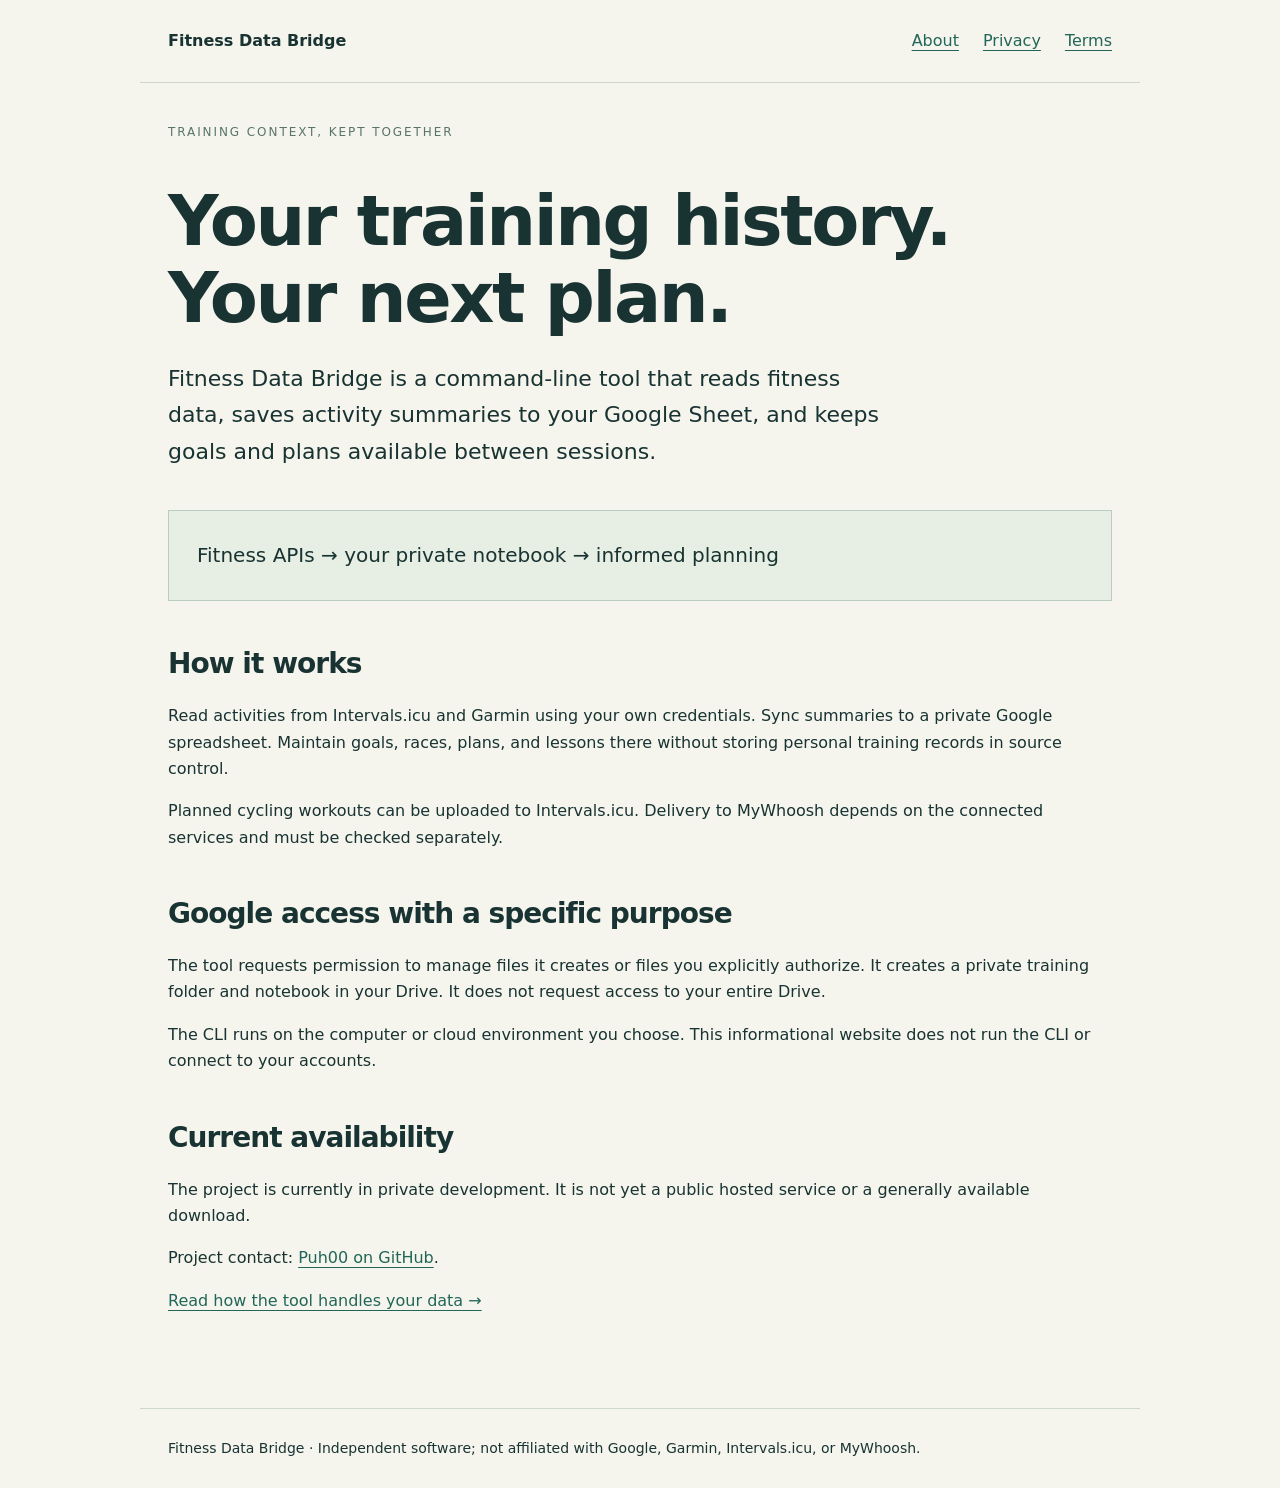
<file: index.html>
<!doctype html><html lang="en"><meta charset="utf-8"><meta name="viewport" content="width=device-width,initial-scale=1"><title>Fitness Data Bridge</title><meta name="description" content="A command-line tool for connected training data and persistent training context."><link rel="stylesheet" href="style.css"><header><strong>Fitness Data Bridge</strong><nav aria-label="Main"><a href="index.html">About</a><a href="privacy.html">Privacy</a><a href="terms.html">Terms</a></nav></header><main><p class="eyebrow">Training context, kept together</p><h1>Your training history.<br>Your next plan.</h1><p class="intro">Fitness Data Bridge is a command-line tool that reads fitness data, saves activity summaries to your Google Sheet, and keeps goals and plans available between sessions.</p><div class="flow">Fitness APIs → your private notebook → informed planning</div><h2>How it works</h2><p>Read activities from Intervals.icu and Garmin using your own credentials. Sync summaries to a private Google spreadsheet. Maintain goals, races, plans, and lessons there without storing personal training records in source control.</p><p>Planned cycling workouts can be uploaded to Intervals.icu. Delivery to MyWhoosh depends on the connected services and must be checked separately.</p><h2>Google access with a specific purpose</h2><p>The tool requests permission to manage files it creates or files you explicitly authorize. It creates a private training folder and notebook in your Drive. It does not request access to your entire Drive.</p><p>The CLI runs on the computer or cloud environment you choose. This informational website does not run the CLI or connect to your accounts.</p><h2>Current availability</h2><p>The project is currently in private development. It is not yet a public hosted service or a generally available download.</p><p>Project contact: <a href="https://github.com/Puh00">Puh00 on GitHub</a>.</p><p><a href="privacy.html">Read how the tool handles your data →</a></p></main><footer>Fitness Data Bridge · Independent software; not affiliated with Google, Garmin, Intervals.icu, or MyWhoosh.</footer></html>
</file>
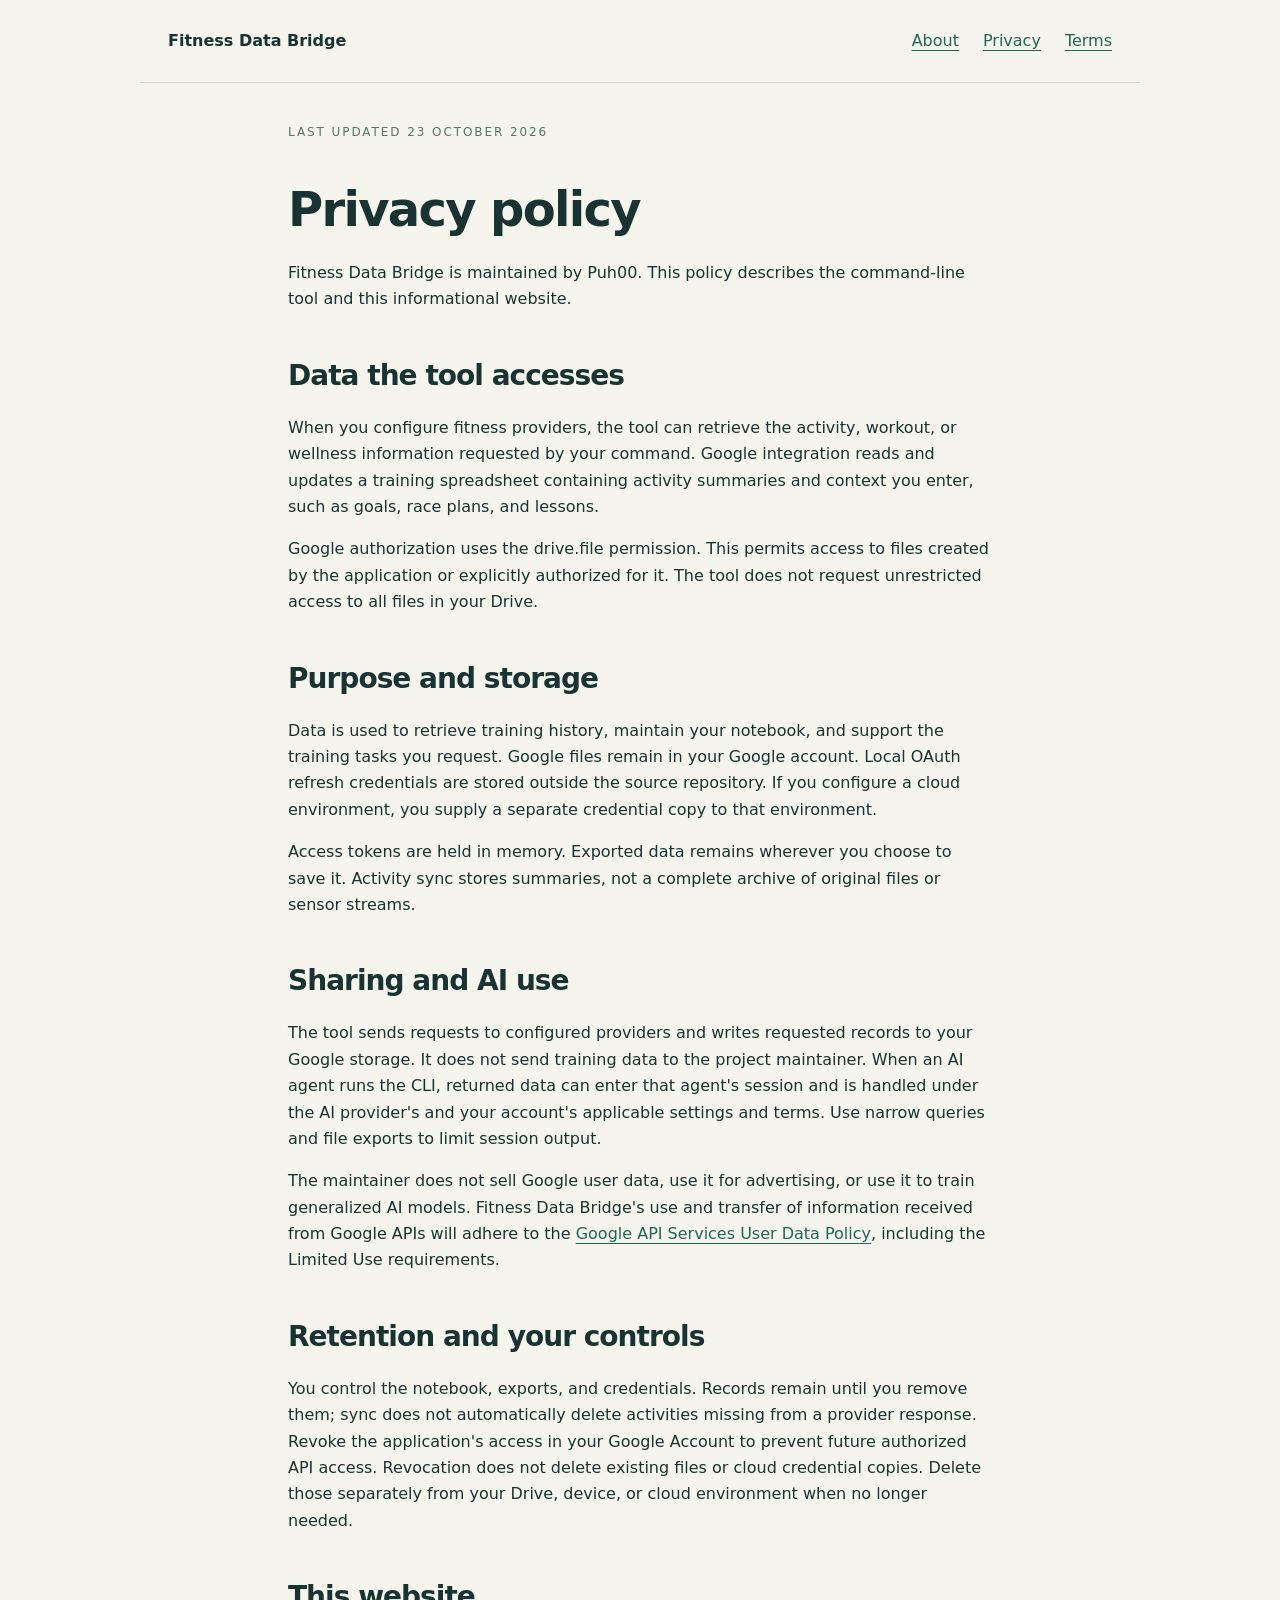
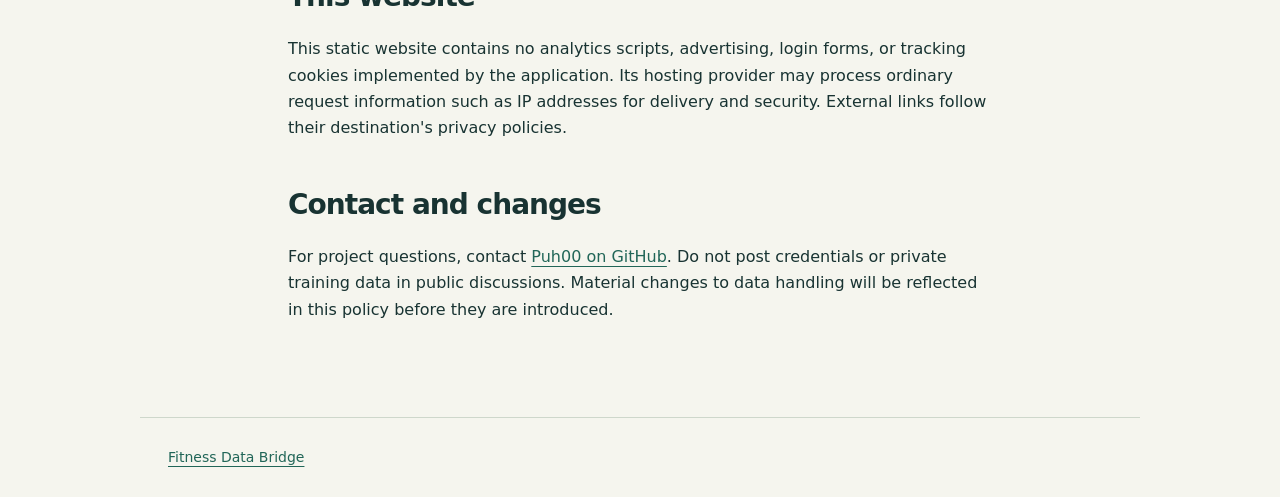
<file: privacy.html>
<!doctype html><html lang="en"><meta charset="utf-8"><meta name="viewport" content="width=device-width,initial-scale=1"><title>Privacy · Fitness Data Bridge</title><link rel="stylesheet" href="style.css"><header><strong>Fitness Data Bridge</strong><nav aria-label="Main"><a href="index.html">About</a><a href="privacy.html">Privacy</a><a href="terms.html">Terms</a></nav></header><main class="legal"><p class="eyebrow">Last updated 23 October 2026</p><h1>Privacy policy</h1><p>Fitness Data Bridge is maintained by Puh00. This policy describes the command-line tool and this informational website.</p><h2>Data the tool accesses</h2><p>When you configure fitness providers, the tool can retrieve the activity, workout, or wellness information requested by your command. Google integration reads and updates a training spreadsheet containing activity summaries and context you enter, such as goals, race plans, and lessons.</p><p>Google authorization uses the drive.file permission. This permits access to files created by the application or explicitly authorized for it. The tool does not request unrestricted access to all files in your Drive.</p><h2>Purpose and storage</h2><p>Data is used to retrieve training history, maintain your notebook, and support the training tasks you request. Google files remain in your Google account. Local OAuth refresh credentials are stored outside the source repository. If you configure a cloud environment, you supply a separate credential copy to that environment.</p><p>Access tokens are held in memory. Exported data remains wherever you choose to save it. Activity sync stores summaries, not a complete archive of original files or sensor streams.</p><h2>Sharing and AI use</h2><p>The tool sends requests to configured providers and writes requested records to your Google storage. It does not send training data to the project maintainer. When an AI agent runs the CLI, returned data can enter that agent's session and is handled under the AI provider's and your account's applicable settings and terms. Use narrow queries and file exports to limit session output.</p><p>The maintainer does not sell Google user data, use it for advertising, or use it to train generalized AI models. Fitness Data Bridge's use and transfer of information received from Google APIs will adhere to the <a href="https://developers.google.com/terms/api-services-user-data-policy">Google API Services User Data Policy</a>, including the Limited Use requirements.</p><h2>Retention and your controls</h2><p>You control the notebook, exports, and credentials. Records remain until you remove them; sync does not automatically delete activities missing from a provider response. Revoke the application's access in your Google Account to prevent future authorized API access. Revocation does not delete existing files or cloud credential copies. Delete those separately from your Drive, device, or cloud environment when no longer needed.</p><h2>This website</h2><p>This static website contains no analytics scripts, advertising, login forms, or tracking cookies implemented by the application. Its hosting provider may process ordinary request information such as IP addresses for delivery and security. External links follow their destination's privacy policies.</p><h2>Contact and changes</h2><p>For project questions, contact <a href="https://github.com/Puh00">Puh00 on GitHub</a>. Do not post credentials or private training data in public discussions. Material changes to data handling will be reflected in this policy before they are introduced.</p></main><footer><a href="index.html">Fitness Data Bridge</a></footer></html>
</file>
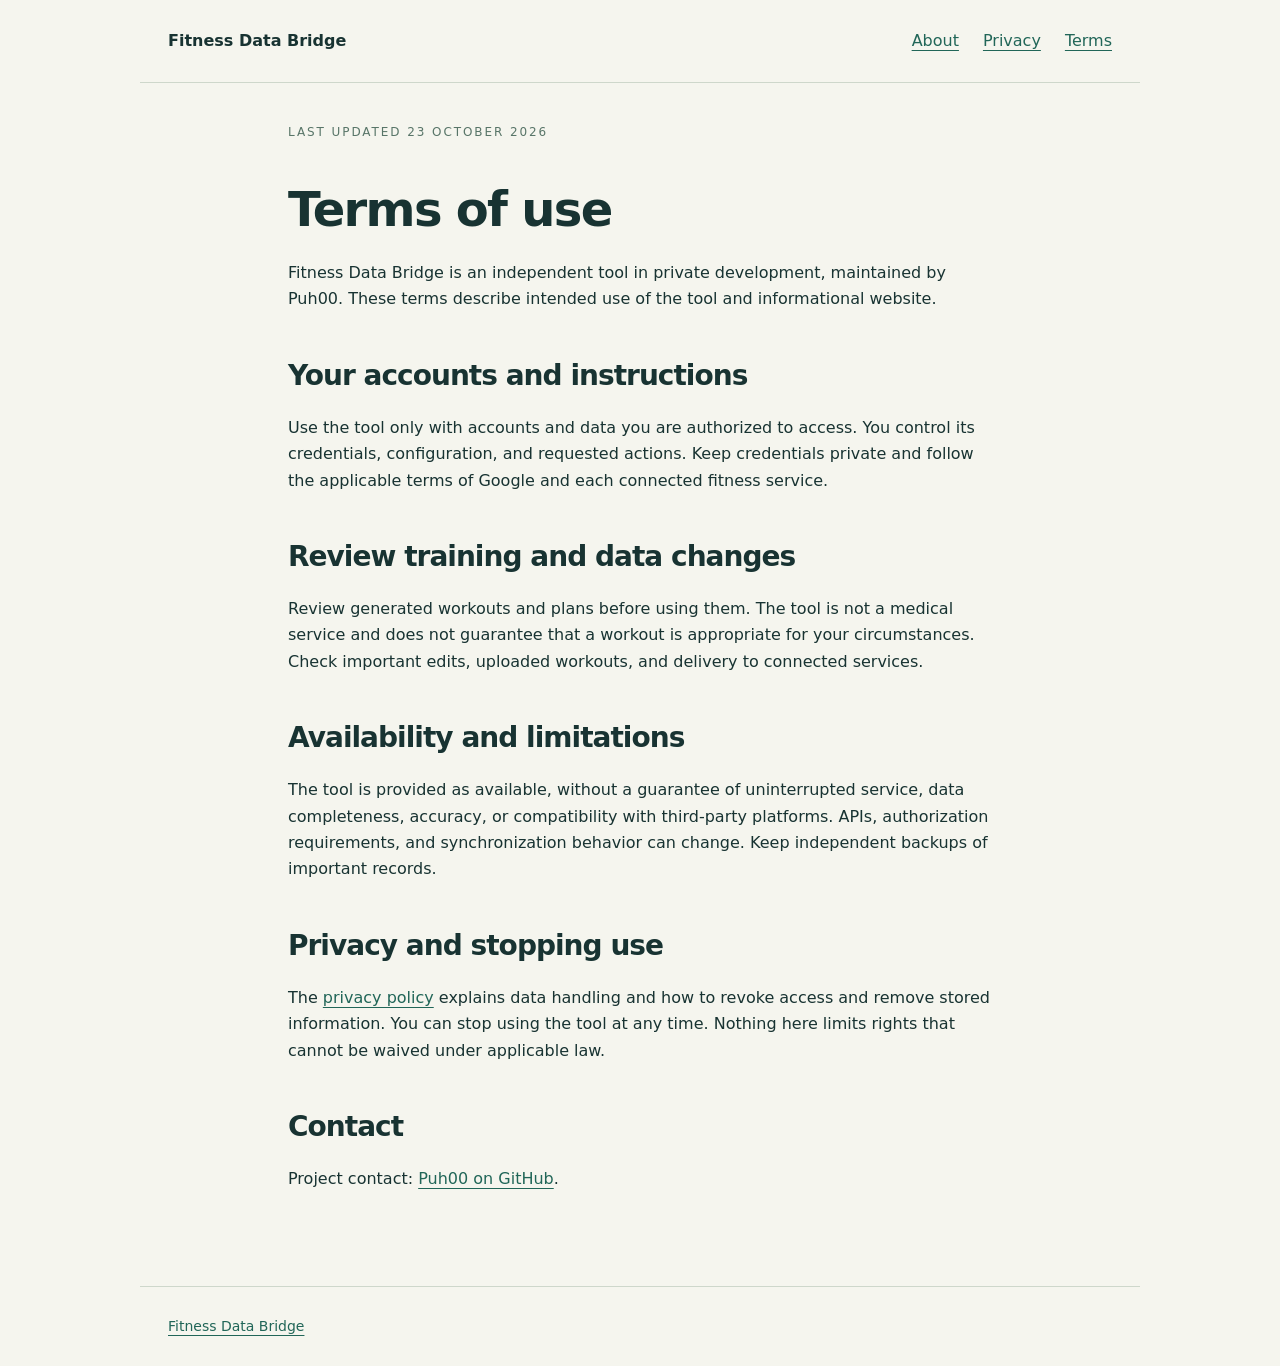
<file: terms.html>
<!doctype html><html lang="en"><meta charset="utf-8"><meta name="viewport" content="width=device-width,initial-scale=1"><title>Terms · Fitness Data Bridge</title><link rel="stylesheet" href="style.css"><header><strong>Fitness Data Bridge</strong><nav aria-label="Main"><a href="index.html">About</a><a href="privacy.html">Privacy</a><a href="terms.html">Terms</a></nav></header><main class="legal"><p class="eyebrow">Last updated 23 October 2026</p><h1>Terms of use</h1><p>Fitness Data Bridge is an independent tool in private development, maintained by Puh00. These terms describe intended use of the tool and informational website.</p><h2>Your accounts and instructions</h2><p>Use the tool only with accounts and data you are authorized to access. You control its credentials, configuration, and requested actions. Keep credentials private and follow the applicable terms of Google and each connected fitness service.</p><h2>Review training and data changes</h2><p>Review generated workouts and plans before using them. The tool is not a medical service and does not guarantee that a workout is appropriate for your circumstances. Check important edits, uploaded workouts, and delivery to connected services.</p><h2>Availability and limitations</h2><p>The tool is provided as available, without a guarantee of uninterrupted service, data completeness, accuracy, or compatibility with third-party platforms. APIs, authorization requirements, and synchronization behavior can change. Keep independent backups of important records.</p><h2>Privacy and stopping use</h2><p>The <a href="privacy.html">privacy policy</a> explains data handling and how to revoke access and remove stored information. You can stop using the tool at any time. Nothing here limits rights that cannot be waived under applicable law.</p><h2>Contact</h2><p>Project contact: <a href="https://github.com/Puh00">Puh00 on GitHub</a>.</p></main><footer><a href="index.html">Fitness Data Bridge</a></footer></html>
</file>
<file: style.css>
:root{font-family:system-ui,sans-serif;color:#183332;background:#f5f5ee;line-height:1.65}*{box-sizing:border-box}body{margin:0}header,main,footer{max-width:1000px;margin:auto;padding:28px}header{display:flex;justify-content:space-between;align-items:center;border-bottom:1px solid #ced7cb}a{color:#216658;text-underline-offset:4px}nav{display:flex;gap:24px}h1,h2{line-height:1.1;letter-spacing:-.035em}h1{font-size:clamp(36px,6vw,70px);max-width:800px;margin:40px 0 24px}h2{font-size:28px;margin-top:48px}.eyebrow{font-size:12px;text-transform:uppercase;letter-spacing:.16em;color:#587568}.intro{font-size:22px;max-width:720px}.flow{padding:28px;border:1px solid #bacbbf;background:#e7eee3;margin:40px 0;font-size:20px}.legal{max-width:760px}.legal h1{font-size:48px}footer{border-top:1px solid #ced7cb;margin-top:50px;font-size:14px}.note{font-size:14px;color:#587568}@media(max-width:600px){header{display:block}nav{margin-top:12px;gap:16px}main{padding-top:10px}}
</file>
